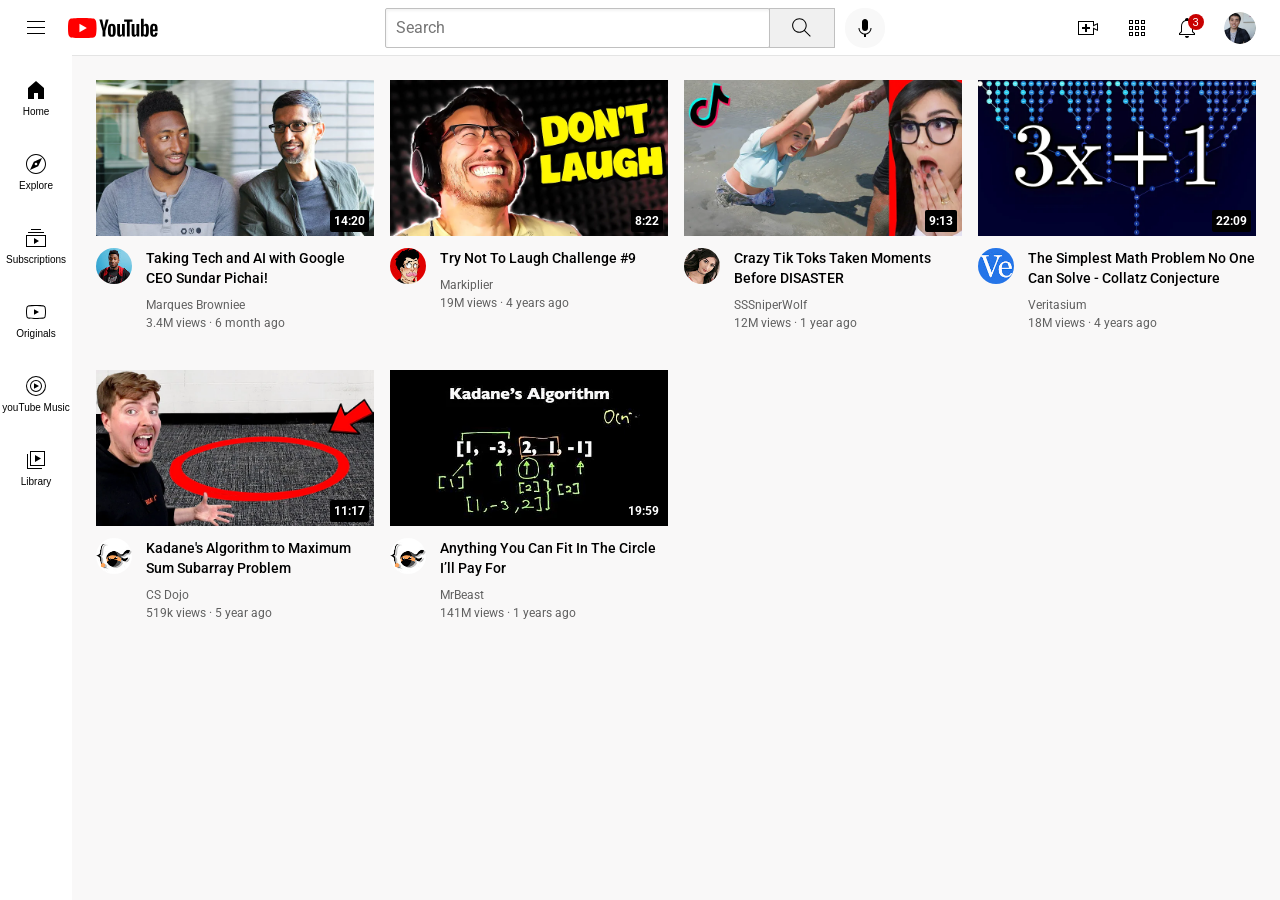
<file: index.html>
<!DOCTYPE html>
<html>
    <head>
        <title>YOUTUBE</title>
        <link rel="preconnect" href="https://fonts.googleapis.com">
        <link rel="preconnect" href="https://fonts.gstatic.com" crossorigin>
        <link href="https://fonts.googleapis.com/css2?family=Roboto:ital,wght@0,100..900;1,100..900&display=swap" rel="stylesheet">
        <link rel="stylesheet" href="/styles/video.css">
        <link rel="stylesheet" href="/styles/general.css">
        <link rel="stylesheet" href="/styles/header.css">
        <link rel="stylesheet" href="/styles/sidebar.css">
    </head>
    <body>
        <div class="header">
            <div class="left-section">
                <img class="hamburger-menu" src="icons/hamburger-menu.svg" alt="">
                <img class="youtube-logo" src="icons/youtube-logo.svg" alt="">
            </div>
            <div class="middle-section"><input class="search-bar" type="text" 
                placeholder="Search">
                <button class="search-button">
                    <img class="search-icon" src="icons/search.svg" alt="">
                    <div class="tooltip">search</div>
                </button>
                <button class="voice-search-button">
                    <img class="voice-search-icon" src="icons/voice-search-icon.svg" alt="">
                    <div class="tooltip">search with your voice</div>
                </button>
            </div>

            <div class="right-section">
                <div class="upload-icon-container">
                    <img class="upload-icon" src="icons/upload.svg" alt="">
                    <div class="tooltip">Create</div>
                </div>
                <div class="youtube-apps-icon-container">
                    <img class="youtube-apps-icon" src="icons/youtube-apps.svg" alt="">
                    <div class="tooltip">YouTube apps</div>
                </div>
                
                <div class="notification-icon-container">
                    <img class="notification-icon" src="icons/notifications (1).svg" alt="">
                    <div class="notifications-count">3</div>
                    <div class="tooltip">Notification</div>
                </div>
                <img class="current-user-picture" src="/my-channel.jpeg" alt="">
            </div>
        </div>
        <div class="sidebar">
            <div class="sidebar-link">
                <img src="icons/home.svg" alt="">
                <div>Home</div>
            </div>
            <div class="sidebar-link">
                <img src="icons/explore.svg" alt="">
                <div>Explore</div>
            </div>
            <div class="sidebar-link">
                <img src="icons/subscriptions.svg" alt="">
                <div>Subscriptions</div>
            </div>
            <div class="sidebar-link">
                <img src="icons/originals.svg" alt="">
                <div>Originals</div>
            </div>
            <div class="sidebar-link">
                <img src="icons/youtube-music.svg" alt="">
                <div>youTube Music</div>
            </div>
            <div class="sidebar-link">
                <img src="icons/library.svg" alt="">
                <div>Library</div>
            </div>
        </div>
        <div class="video-all">
        <div class="video-preview">
            <div class="thumnail-row" >
                <img class="p1" src="/thumbnail-1.webp" alt="">
                <div class="video-time">14:20</div>
            </div>
            <div class="video-grid-info">
                <div class="channel-picture">
                    <img class="profile-picture" src="/profile-1.jpeg" alt="">
                </div>
                <div class="video-info">
                    <p class="video-title ">
                    Taking Tech and AI 
                    with Google CEO Sundar Pichai&excl;
                    </p>
                    <p class="video-author">
                        Marques Browniee
                    </p>
                    <p class="video-status">
                    3.4M views &#183; 6 month ago 
                    </p>
                </div>
            </div>
        </div>

        <div class="video-preview">
            <div class="thumnail-row" >
                <img class="p1" src="thumbnail-2.webp" alt="">
                <div class="video-time">8:22</div>
            </div>
            <div class="video-grid-info">
                <div class="channel-picture">
                    <img class="profile-picture" src="profile-2.jpeg" alt="">
                </div>
                <div class="video-info">
                    <p class="video-title ">
                        Try Not To Laugh Challenge #9
                    </p>
                    <p class="video-author">
                        Markiplier
                    </p>
                    <p class="video-status">
                    19M views &#183; 4 years ago 
                    </p>
                </div>
            </div>
        </div>


        <div class="video-preview">
            <div class="thumnail-row" >
                <img class="p1" src="thumbnail-3.webp" alt="">
                <div class="video-time">9:13</div>
            </div>
            <div class="video-grid-info">
                <div class="channel-picture">
                    <img class="profile-picture" src="profile-3.jpeg" alt="">
                </div>
                <div class="video-info">
                    <p class="video-title ">
                        Crazy Tik Toks Taken Moments Before DISASTER
                    </p>
                    <p class="video-author">
                        SSSniperWolf
                    </p>
                    <p class="video-status">
                    12M views &#183; 1 year ago 
                    </p>
                </div>
            </div>
        </div>

        <div class="video-preview">
            <div class="thumnail-row" >
                <img class="p1" src="thumbnail-4.webp" alt="">
                <div class="video-time">22:09</div>
            </div>
            <div class="video-grid-info">
                <div class="channel-picture">
                    <img class="profile-picture" src="profile-4.jpeg" alt="">
                </div>
                <div class="video-info">
                    <p class="video-title "> 
                        The Simplest Math Problem No One 
                        Can Solve - Collatz Conjecture
                    </p>
                    <p class="video-author">
                        Veritasium
                    </p>
                    <p class="video-status">
                    18M views &#183; 4 years ago 
                    </p>
                </div>
            </div>
        </div>


        <div class="video-preview">
            <div class="thumnail-row" >
                <img class="p1" src="thumbnail-6.webp" alt="">
                <div class="video-time">11:17</div>
            </div>
            <div class="video-grid-info">
                <div class="channel-picture">
                    <img class="profile-picture" src="profile-5.jpeg" alt="">
                </div>
                <div class="video-info">
                    <p class="video-title "> 
                        Kadane's Algorithm to Maximum 
                        Sum Subarray Problem
                    </p>
                    <p class="video-author">
                        CS Dojo
                    </p>
                    <p class="video-status">
                    519k views &#183; 5 year ago 
                    </p>
                </div>
            </div>
        </div>

        <div class="video-preview">
            <div class="thumnail-row" >
                <img class="p1" src="thumbnail-5.webp" alt="">
                <div class="video-time">19:59</div>
            </div>
            <div class="video-grid-info">
                <div class="channel-picture">
                    <img class="profile-picture" src="profile-5.jpeg" alt="">
                </div>
                <div class="video-info">
                    <p class="video-title ">
                        Anything You Can Fit In The 
                        Circle I’ll Pay For
                    </p>
                    <p class="video-author">
                        MrBeast
                    </p>
                    <p class="video-status">
                    141M views &#183; 1 years ago 
                    </p>
                </div>
            </div>
        </div>
        </div>

    </body>
</html>
</file>
<file: styles/video.css>
.p1{
     width: 100% ;
 }

 .video-title{
     margin-top: 0;
     font-size: 14px;
     font-weight: 500;
     line-height: 20px;
     margin-bottom: 10px;
 }
 .video-author,.video-status{
     font-size: 12px;
     color: rgb(96, 96, 96);
 }
 .video-author{
     margin-bottom: 4px;
 }
 .profile-picture{
     width: 36px;
     border-radius: 50px;
 }
 .thumnail-row{
    margin-bottom: 8px;
    position: relative; 
 }
 .video-grid-info{
     display: grid;
     grid-template-columns: 50px 1fr;
 }
 .video-all{
     display: grid;
     grid-template-columns: 1fr 1fr 1fr;
     column-gap: 16px;
     row-gap: 40px;
 }
 @media (max-width: 750px) {
    .video-all{
        grid-template-columns: 1fr 1fr;
    }
 }
 
  @media (min-width: 751px) and (max-width: 999px){
    .video-all{
        grid-template-columns: 1fr 1fr 1fr;
    }
  }

 @media (min-width: 1000px){
    .video-all{
        grid-template-columns: 1fr 1fr 1fr 1fr;
    }
 }

 .video-time{
    font-family: Roboto,arial;
    font-size: 12px;
    font-weight: bold;
    padding: 4px;
    border-radius: 2px;
    position: absolute;
    background-color: black;
    color: white;
    right: 5px;
    bottom: 8px;   
 }
</file>
<file: styles/general.css>
p{
     font-family: Roboto;
     margin-top: 0;
     margin-bottom: 0;
 }
 body{
    margin: 0;
    padding-top: 80px;
    padding-left: 96px;
    padding-right: 24px;
    background-color: rgb(249, 248, 248);
 }
</file>
<file: styles/header.css>
.header{
     height: 55px;
     display: flex;
     flex-direction: row;
     justify-content: space-between;
     position: fixed;
     top: 0;
     left: 0;
     right: 0;
     background-color: white;
     border-bottom-width: 1px;
     border-bottom-color: rgb(228, 228, 228);
     border-bottom-style: solid;
     z-index: 100;
}
.left-section{
     align-items: center;
     display: flex;
}
.hamburger-menu{
     height: 24px;
     margin-left: 24px;
     margin-right: 20px;
}
.youtube-logo{
     height: 20px;
}

.middle-section{
     flex: 1;
     margin-left: 70px;
     margin-right: 35px;
     max-width: 500px;
     display: flex;
     align-items: center;
}
.search-bar::placeholder{
     font-family: Roboto,Arial, Helvetica, sans-serif;
     font-size: 16px;
}
.search-icon{
     height: 25px;
}
.search-bar{
     flex: 1;
     height: 36px;
     padding-left: 10px;
     font-size: 16px;
     border-width: 1px;
     border-style: solid;
     border-color: rgb(192, 192, 192);
     border-radius: 2px;
     box-shadow: inset 1px 2px 3px rgba(0, 0, 0, 0.05);
     width: 0;
}
.search-button{
     height: 40px;
     width: 66px;
     background-color: rgb(240, 240, 240);
     border-width: 1px;
     border-style: solid;
     border-color: rgb(192, 192, 192);
     margin-left: -1px;
     margin-right: 10px;
     position: relative;
}
.search-button .tooltip,
.voice-search-button .tooltip,
.upload-icon-container .tooltip,
.youtube-apps-icon-container .tooltip,
.notification-icon-container .tooltip{
     font-family: Roboto,arial;
     position: absolute;
     bottom: -30px;
     background-color: grey;
     color: white;
     padding: 4px 8px;
     border-radius: 2px;
     font-size: 12px;
     opacity: 0;
     transition: opacity 0.15s;
     pointer-events: none ;
     white-space: nowrap;
}
.search-button:hover .tooltip,
.voice-search-button:hover .tooltip,
.upload-icon-container:hover .tooltip,
.youtube-apps-icon-container:hover .tooltip,
.notification-icon-container:hover .tooltip{
     opacity: 1;

}
.search-button, .voice-search-button,
.upload-icon-container,
.youtube-apps-icon-container,
.notification-icon-container{
     position: relative;
     display: flex;
     justify-content: center;
     align-items: center;
}
.voice-search-button{
     height: 40px;
     width: 40px;
     border-radius: 19px;
     border: none;
     background-color: rgb(248, 248, 248);
}
.voice-search-icon{
     height: 24px;


}
.right-section{
     width: 180px;
     display: flex;
     align-items: center;
     justify-content: space-between;
     margin-right: 24px;
     flex-shrink: 0;
}
.upload-icon{
     height: 24px;
}
.youtube-apps-icon{
     height: 24px;
}
.notification-icon{
     height: 24px;
}
.notification-icon-container{
     position: relative;
}
.notifications-count{
     position: absolute;
     top: -2px;
     right: -5px;
     background-color: rgb(200, 0, 0);
     color: white;
     font-family: arial;
     font-size: 11px;
     padding: 2px 5px;
     border-radius: 10px;
}
.current-user-picture{
     height: 32px;
     border-radius: 16px;
}
</file>
<file: styles/sidebar.css>
.sidebar{
    position: fixed;
    left: 0;
    bottom: 0;
    top: 55px;
    background-color: white;
    width: 72px;
    z-index: 200;
    padding-top: 5px;
}
.sidebar-link{
    height: 74px;
    display: flex ;
    flex-direction: column;
    align-items: center;
    justify-content: center;
    cursor: pointer;
    
}
.sidebar-link:hover{
    background-color:  rgb(226, 226, 226);
}
.sidebar-link img{
    height: 24px;
    margin-bottom: 4px;
}
.sidebar-link div{
    font-family: Arial;
    font-size: 10px;
}
</file>
